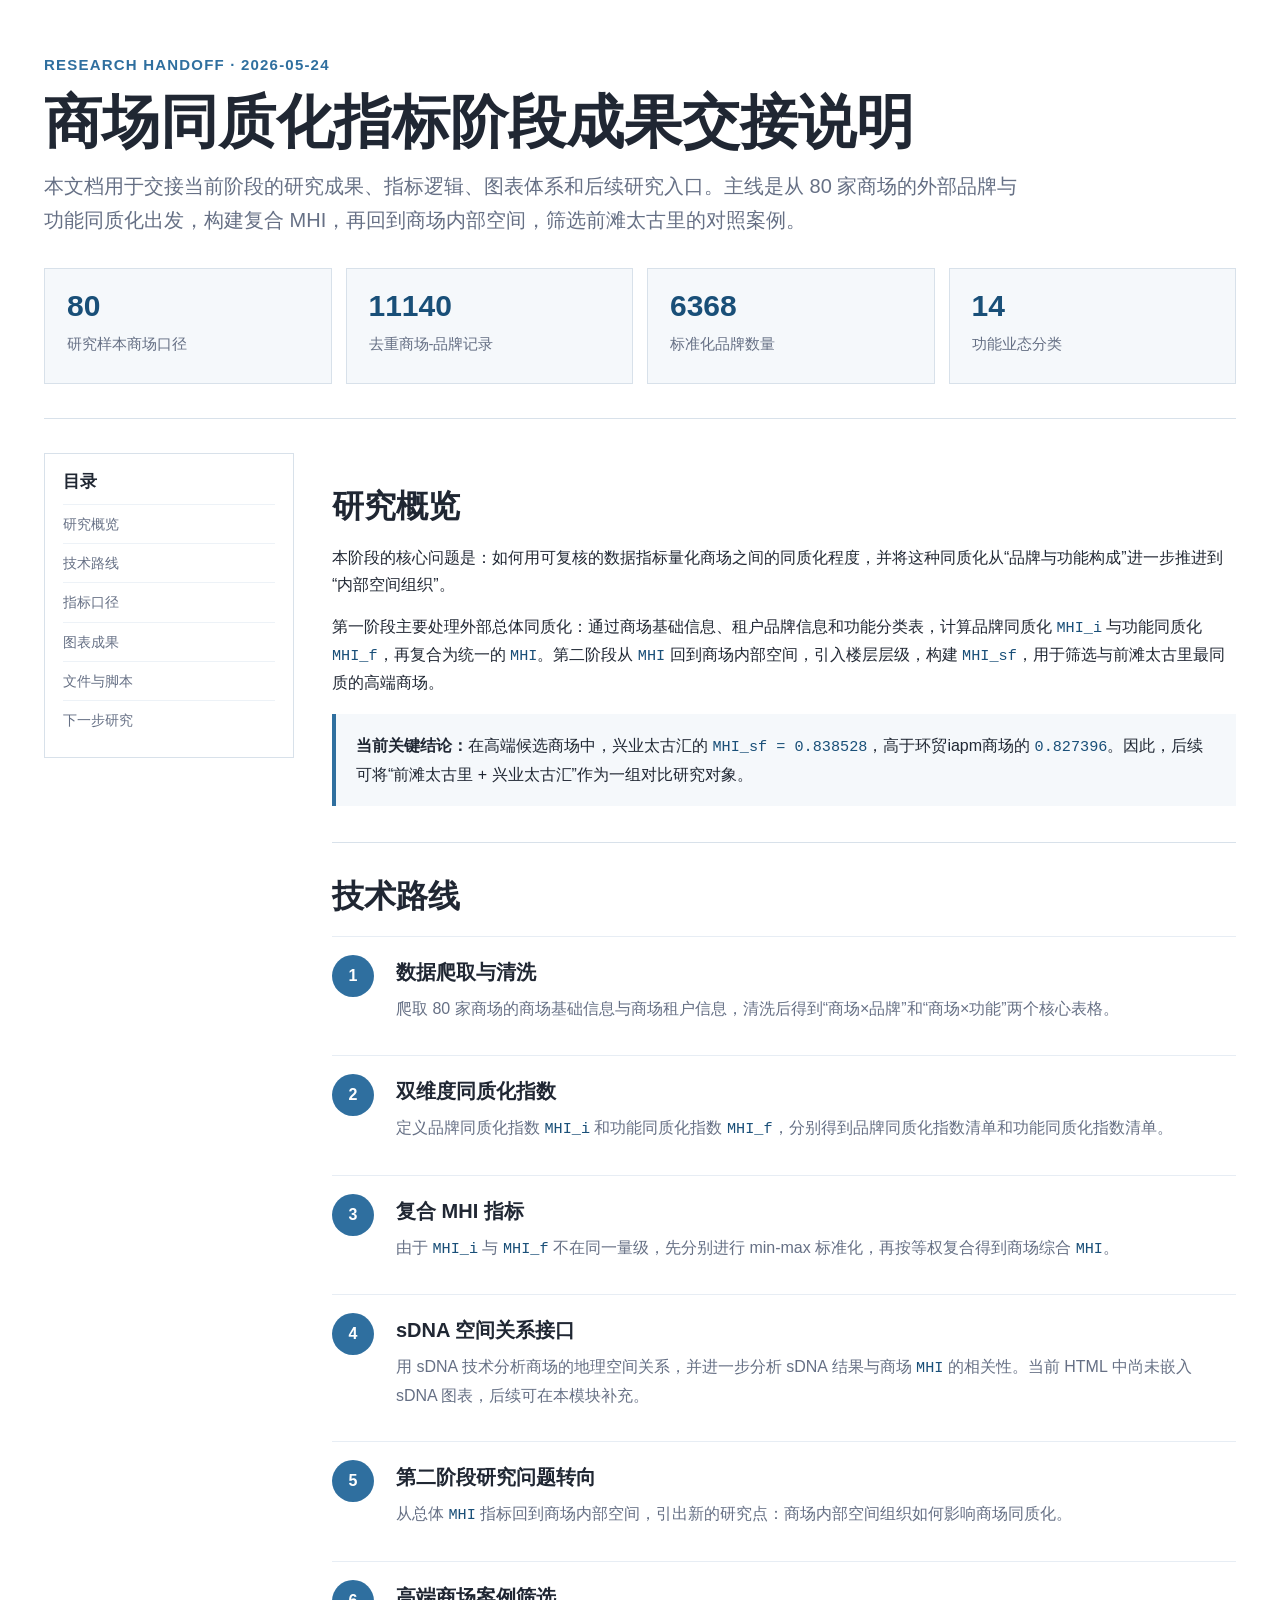
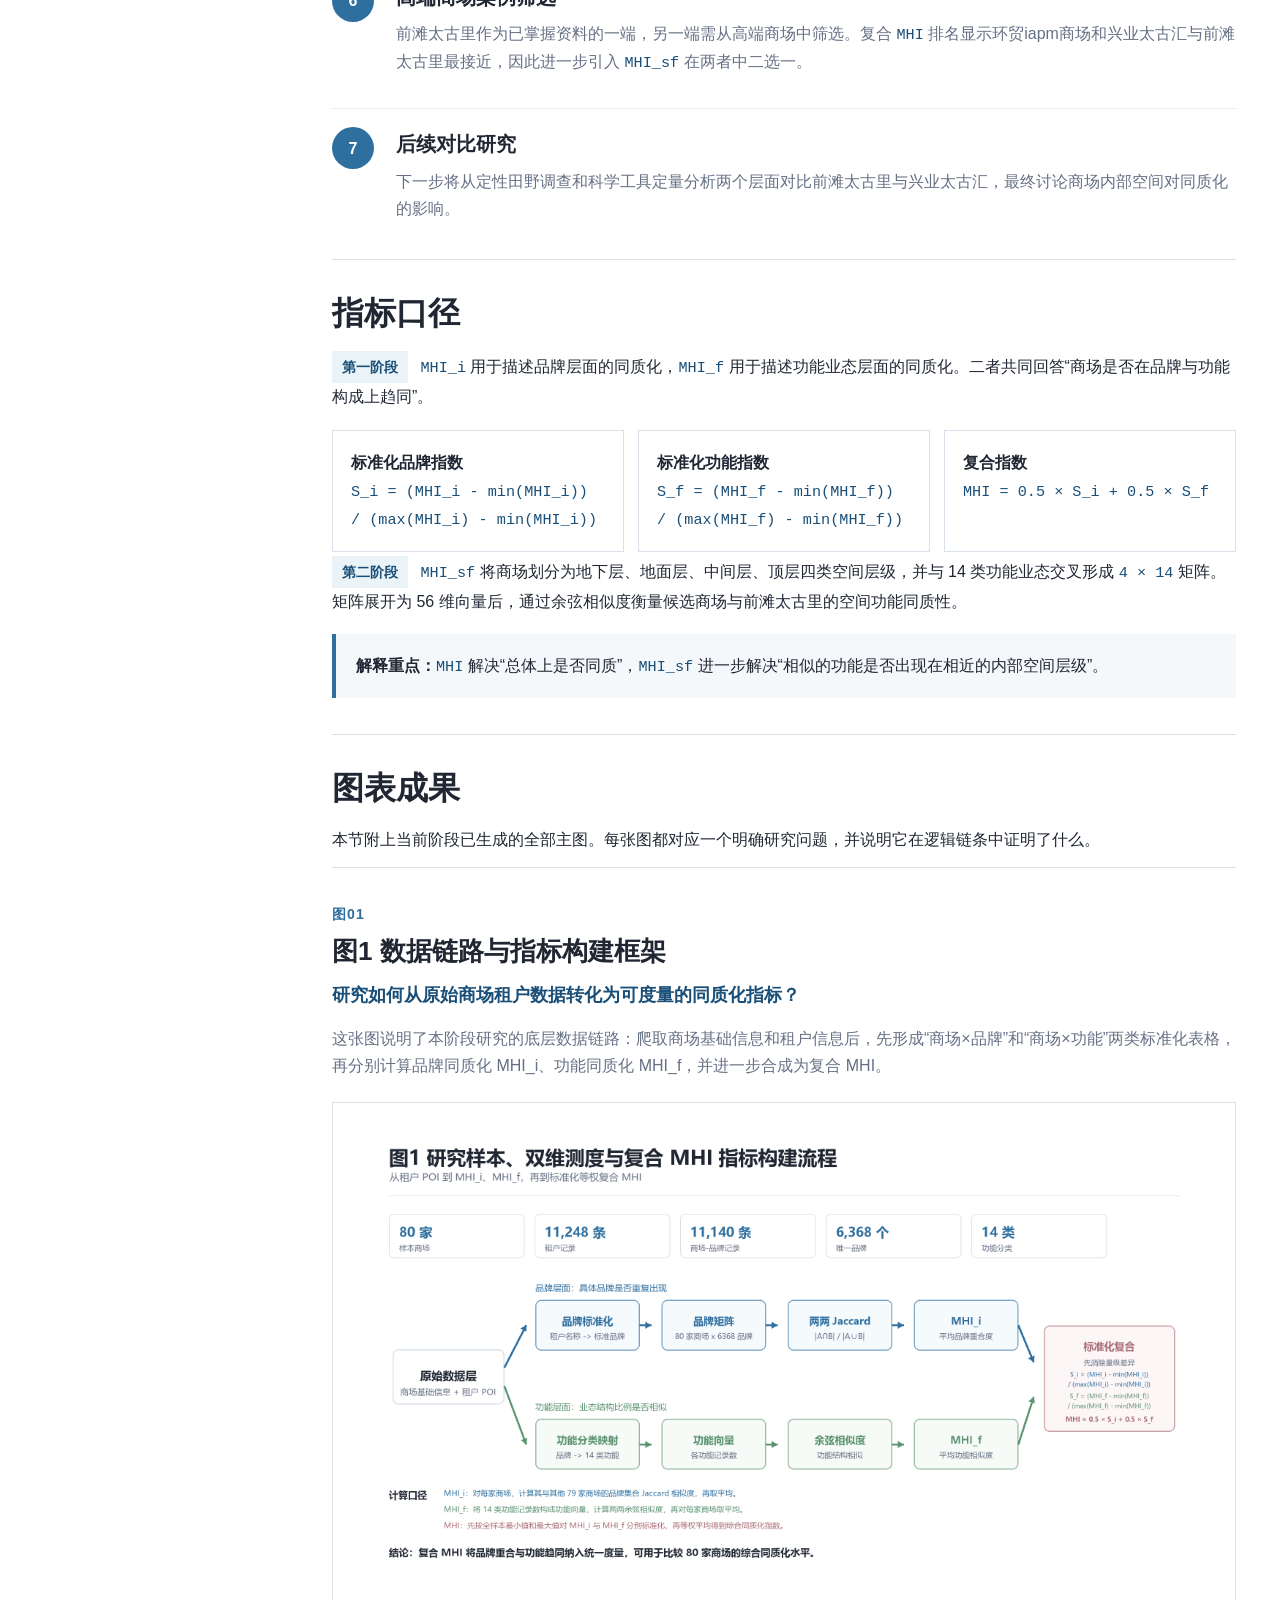
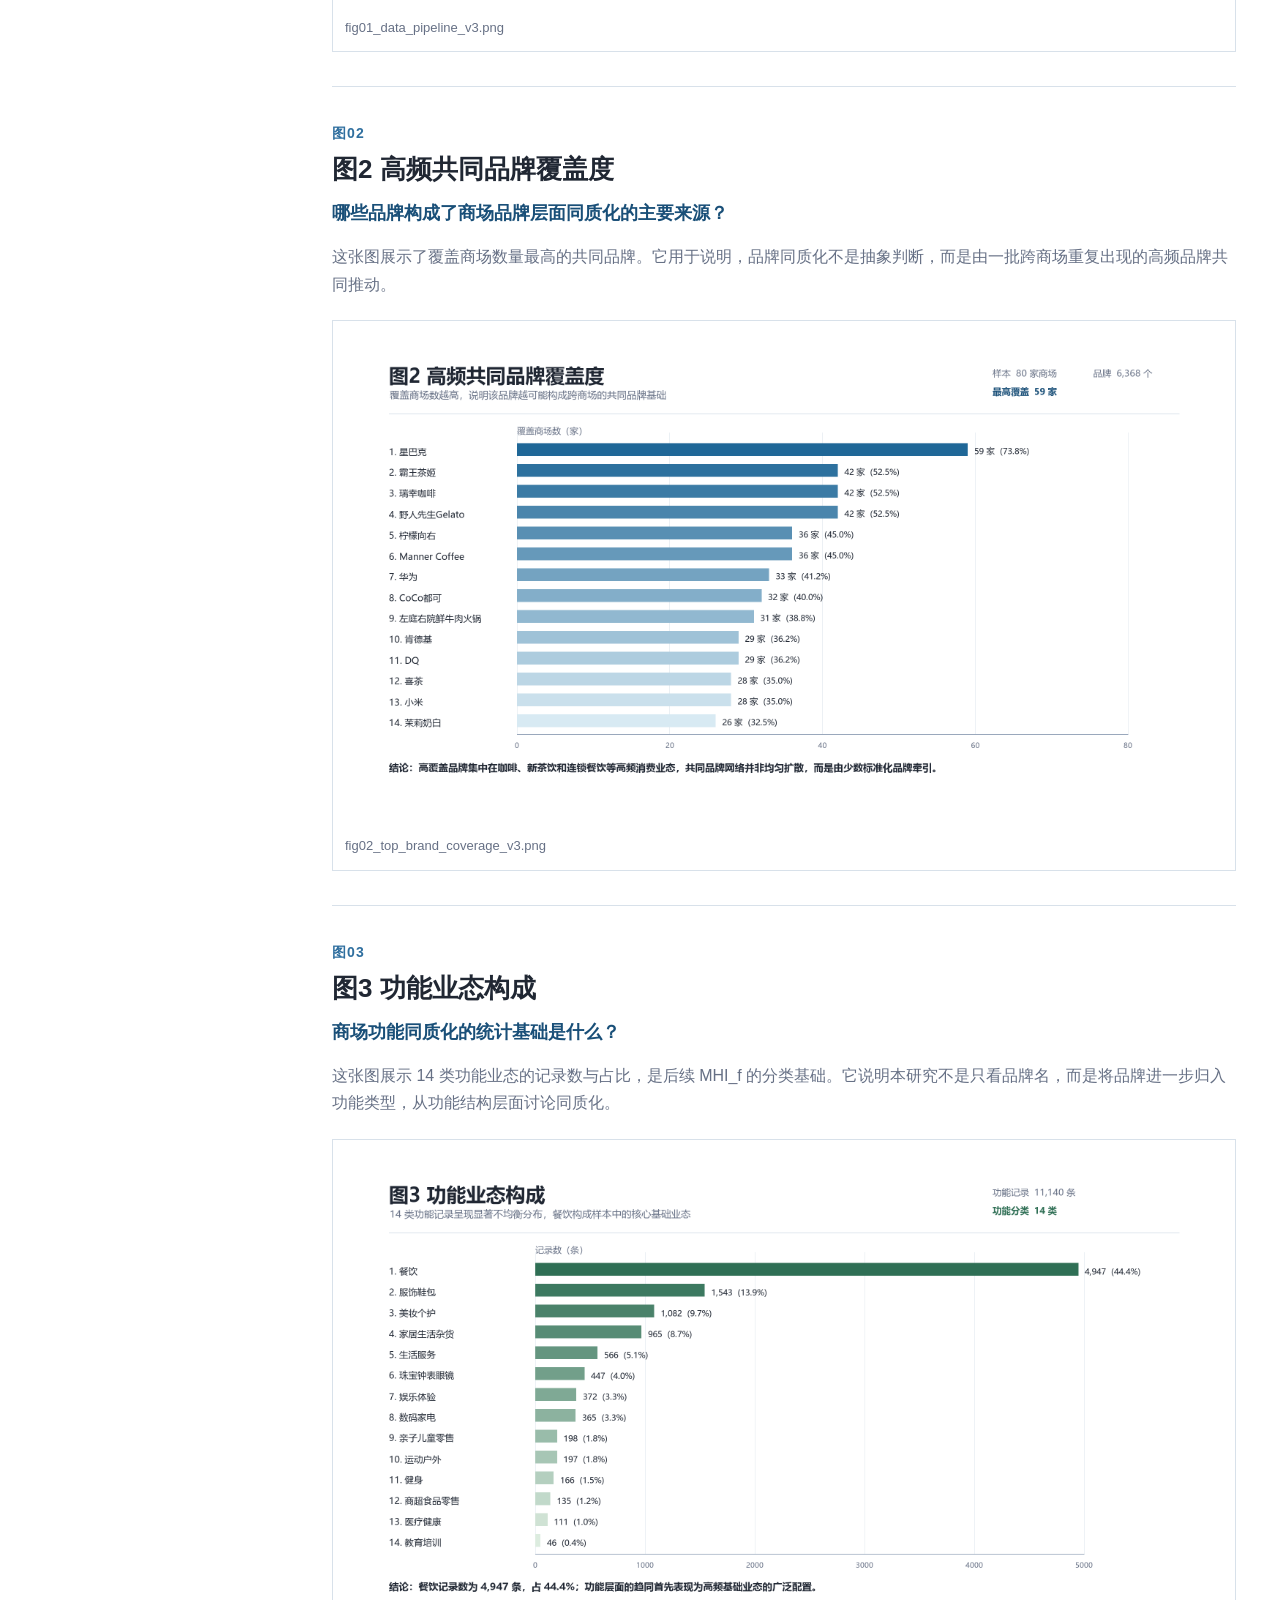
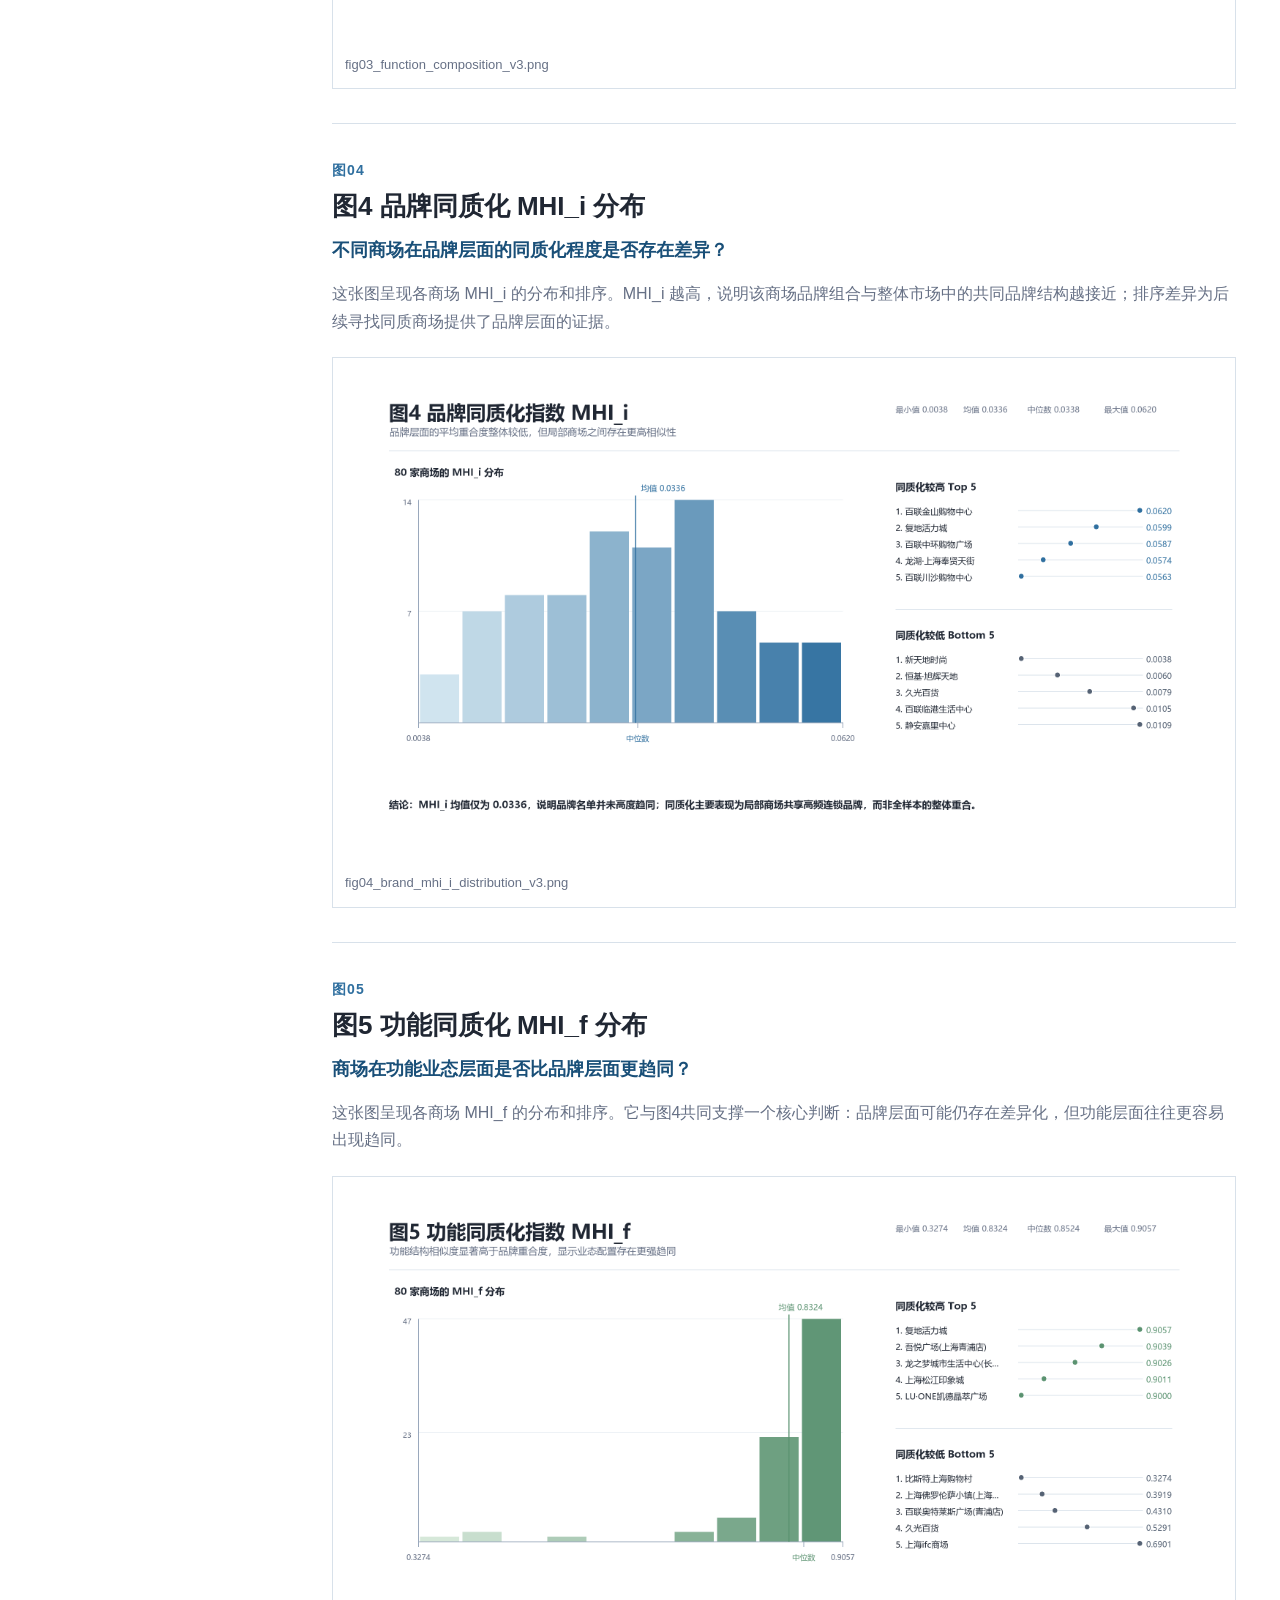
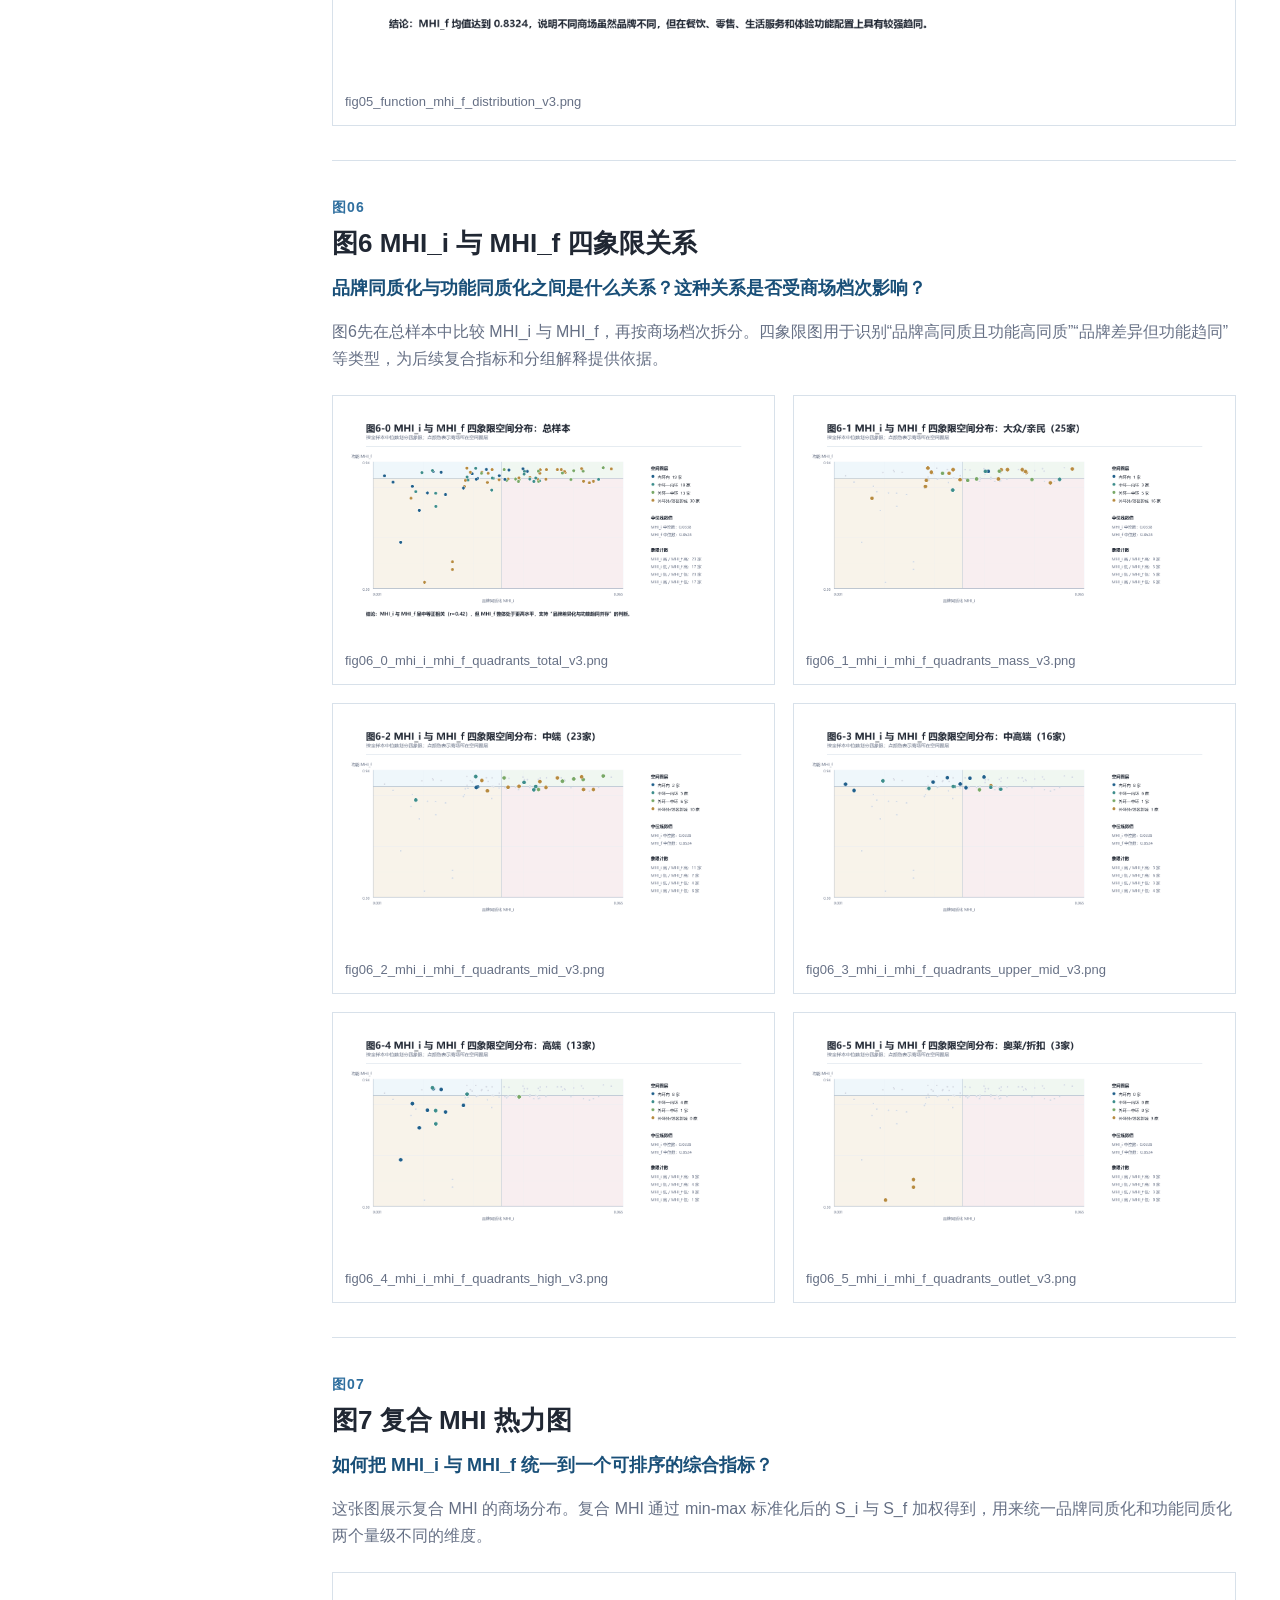
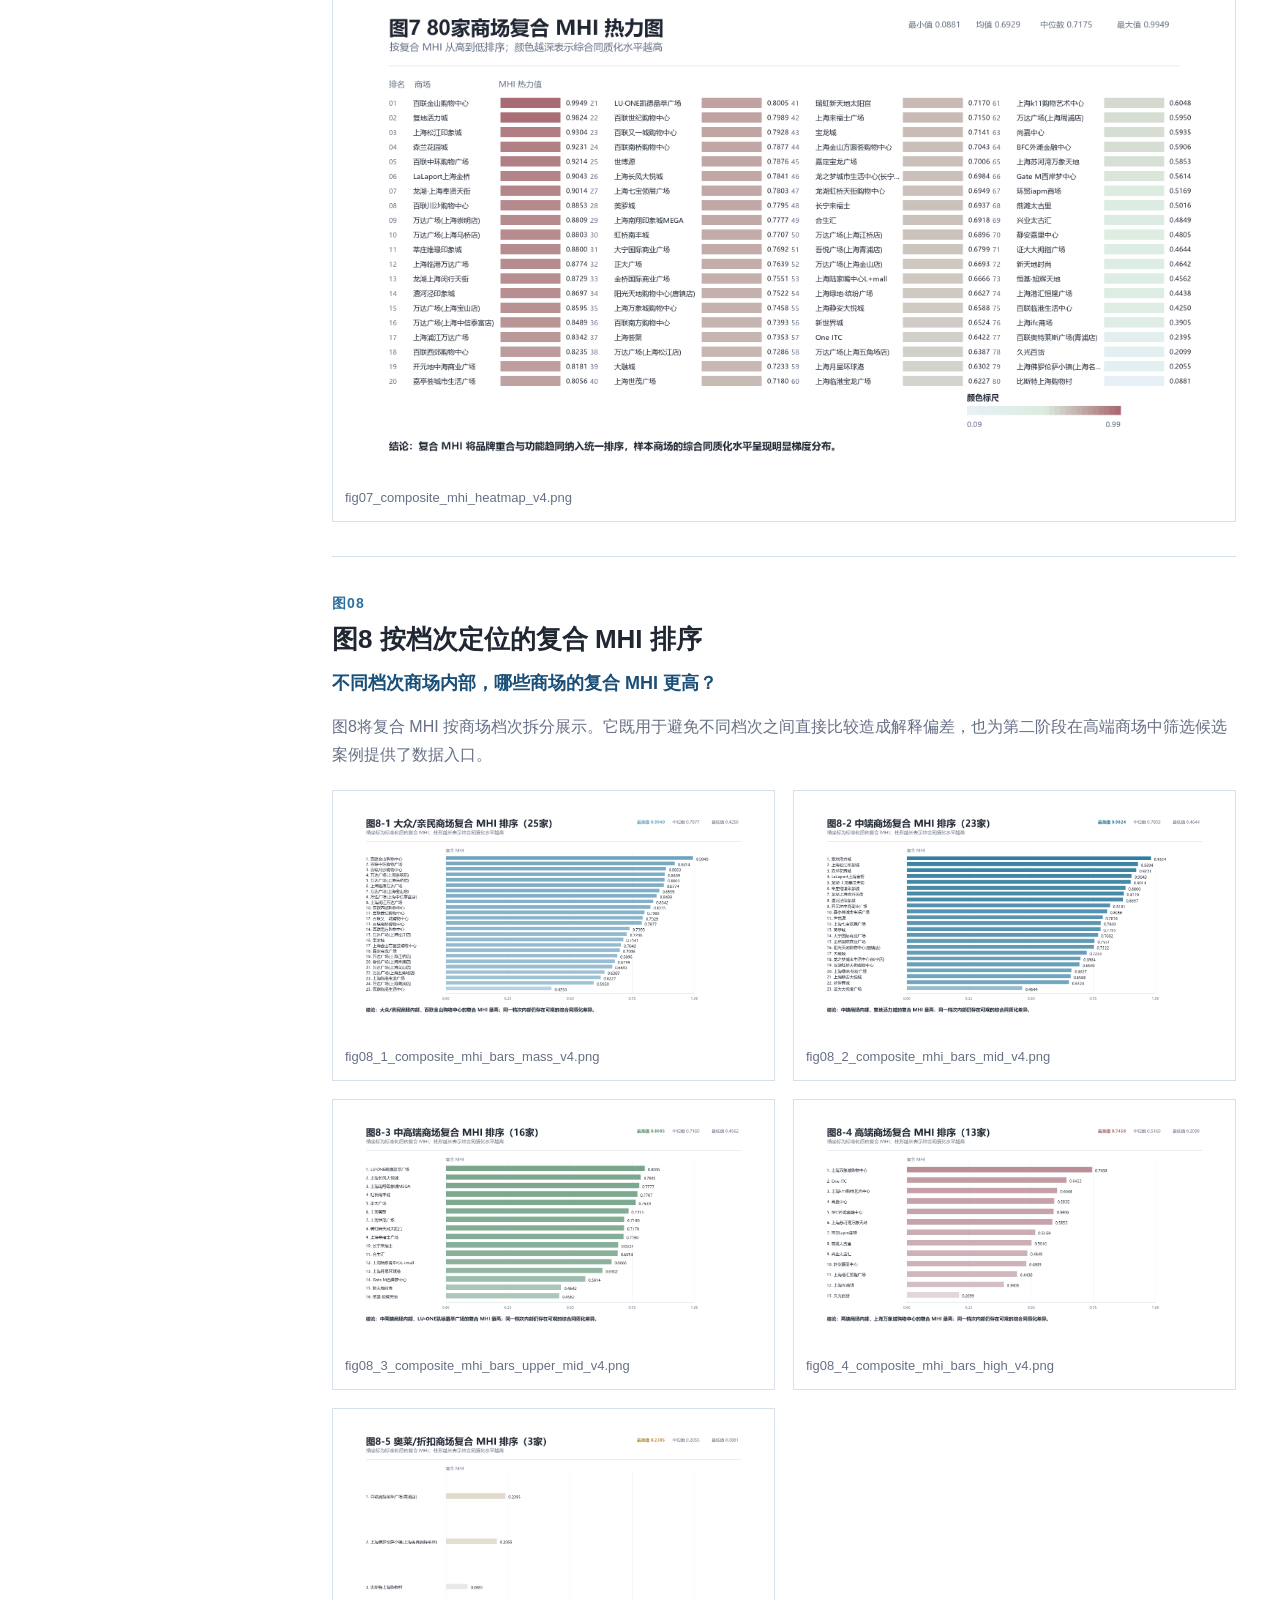
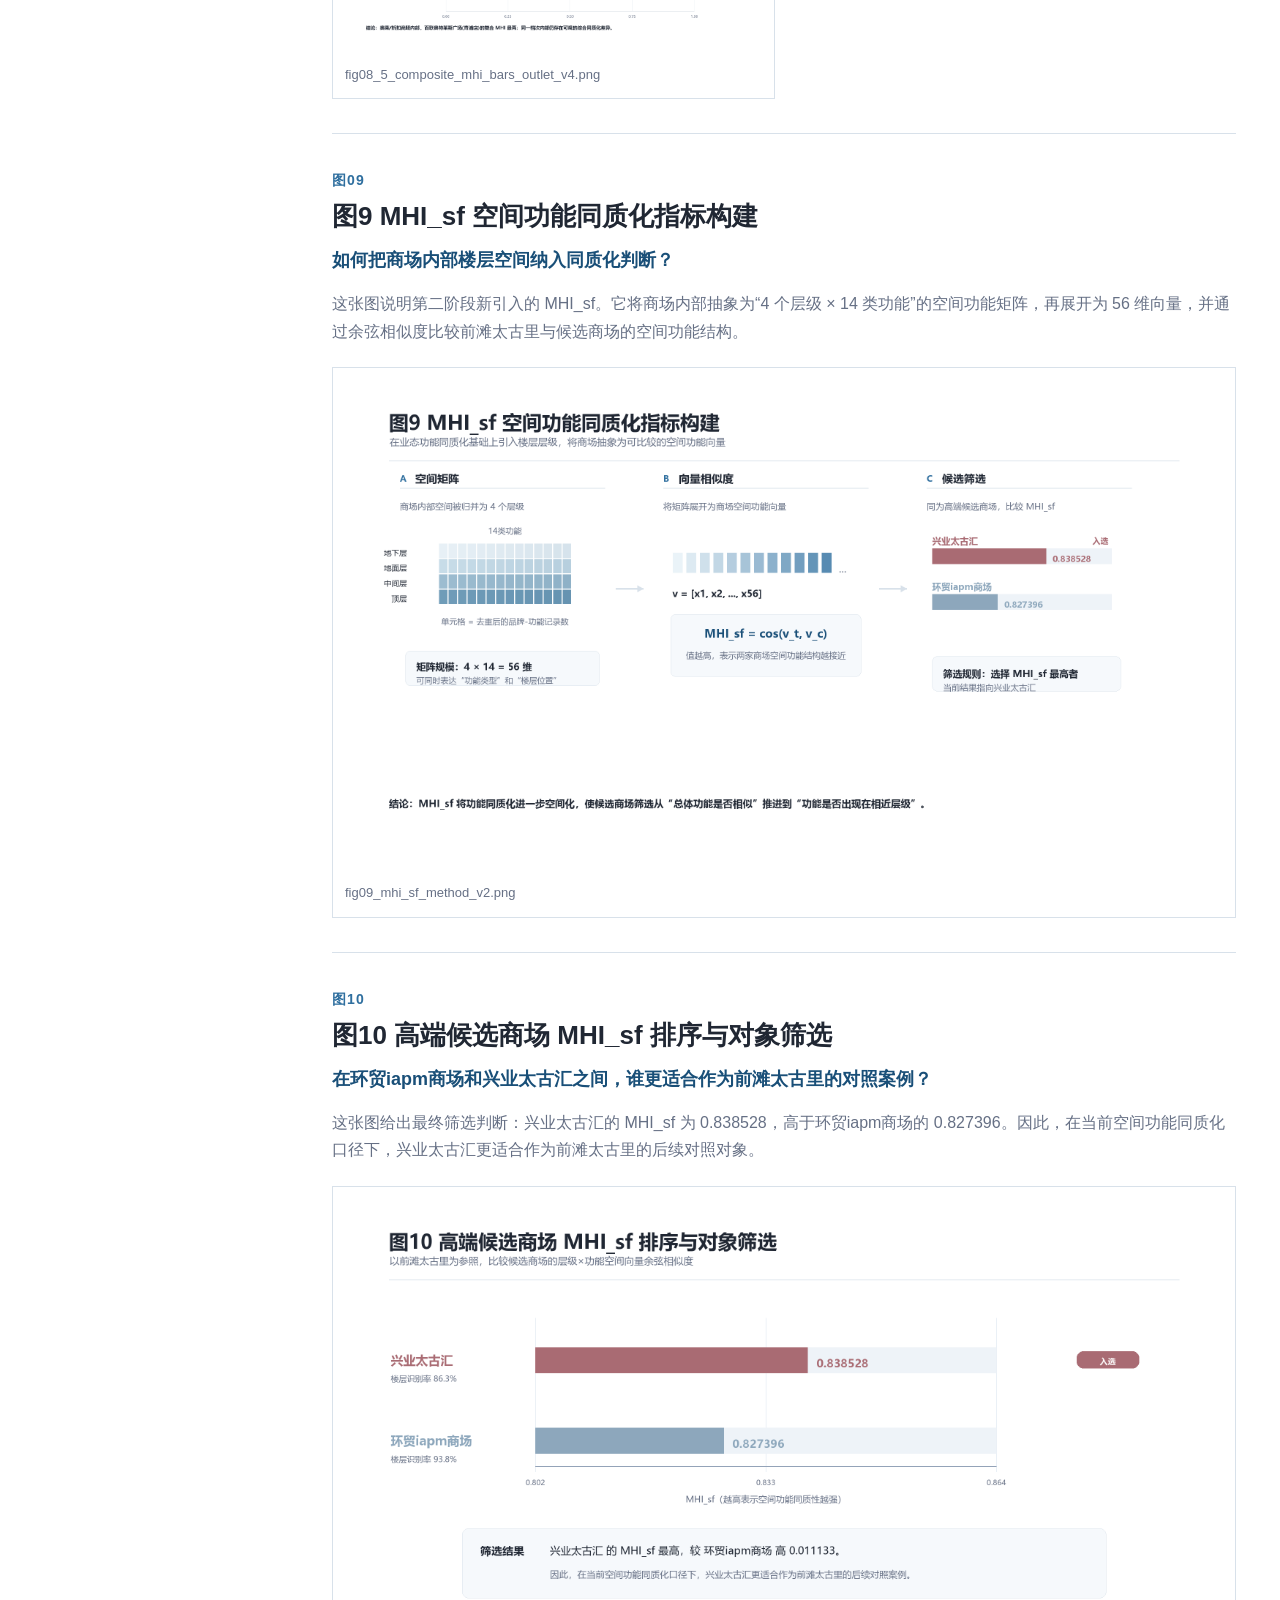
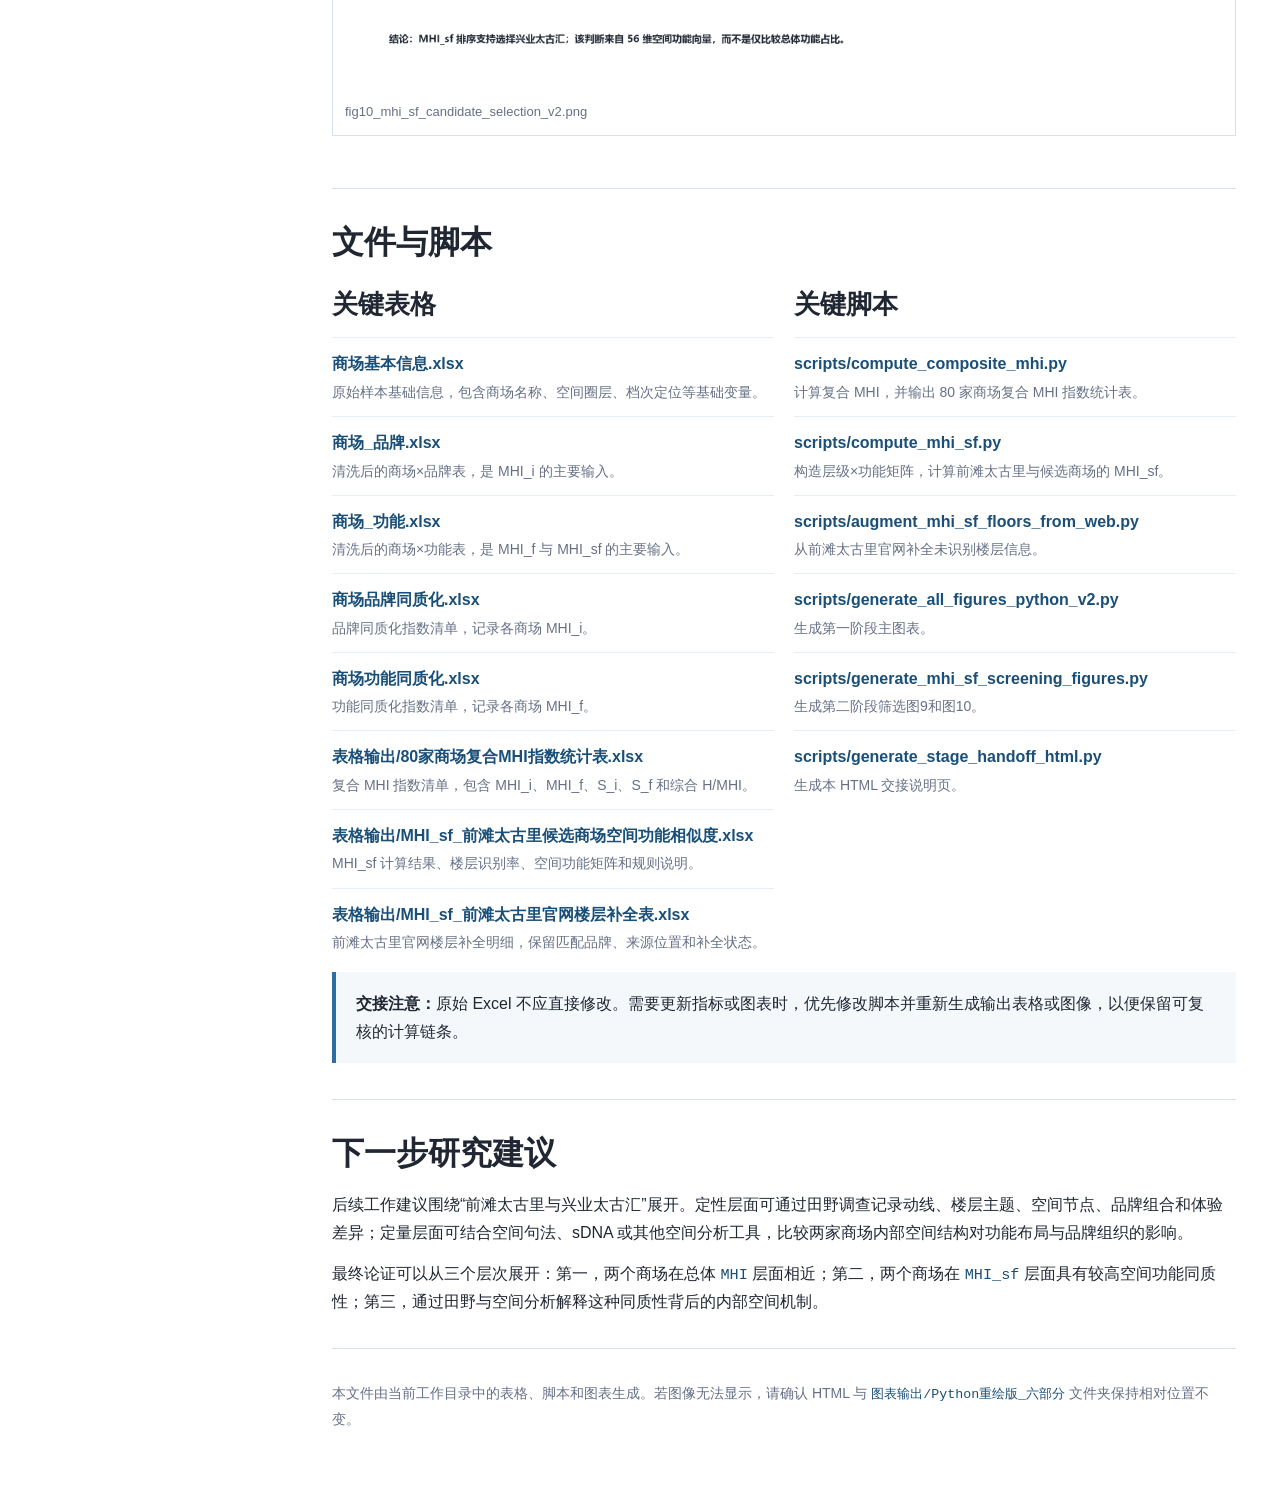
<file: phase1.html>
<!doctype html>
<html lang="zh-CN">
<head>
  <meta charset="utf-8">
  <meta name="viewport" content="width=device-width, initial-scale=1">
  <title>商场同质化指标阶段成果交接说明</title>
  <style>
    :root {
      --ink: #202733;
      --muted: #667085;
      --line: #d8e1ea;
      --soft: #f5f8fb;
      --blue: #2f6f9f;
      --blue-dark: #194f78;
      --rose: #a96b73;
      --amber: #b78a3e;
      --green: #5a9270;
      --page: #ffffff;
    }
    * { box-sizing: border-box; }
    html { scroll-behavior: smooth; }
    body {
      margin: 0;
      background: var(--page);
      color: var(--ink);
      font-family: "Microsoft YaHei", "PingFang SC", "Noto Sans CJK SC", Arial, sans-serif;
      line-height: 1.72;
      letter-spacing: 0;
    }
    a { color: var(--blue-dark); text-decoration: none; }
    a:hover { text-decoration: underline; }
    .page {
      max-width: 1280px;
      margin: 0 auto;
      padding: 52px 44px 88px;
    }
    header {
      border-bottom: 1px solid var(--line);
      padding-bottom: 34px;
      margin-bottom: 34px;
    }
    .eyebrow {
      color: var(--blue);
      font-weight: 700;
      font-size: 15px;
      letter-spacing: .08em;
    }
    h1 {
      margin: 12px 0 14px;
      font-size: clamp(34px, 5vw, 58px);
      line-height: 1.12;
      letter-spacing: 0;
    }
    .lead {
      max-width: 980px;
      color: var(--muted);
      font-size: 20px;
      margin: 0;
    }
    .meta-row {
      display: grid;
      grid-template-columns: repeat(4, minmax(0, 1fr));
      gap: 14px;
      margin-top: 30px;
    }
    .metric {
      border: 1px solid var(--line);
      background: var(--soft);
      padding: 20px 22px;
      min-height: 116px;
    }
    .metric strong {
      display: block;
      font-size: 30px;
      line-height: 1.1;
      color: var(--blue-dark);
      margin-bottom: 8px;
      font-variant-numeric: tabular-nums;
    }
    .metric span { color: var(--muted); font-size: 15px; }
    .layout {
      display: grid;
      grid-template-columns: 250px minmax(0, 1fr);
      gap: 38px;
      align-items: start;
    }
    nav {
      position: sticky;
      top: 18px;
      border: 1px solid var(--line);
      background: #fff;
      padding: 18px;
    }
    nav h2 {
      font-size: 17px;
      margin: 0 0 12px;
    }
    nav a {
      display: block;
      color: var(--muted);
      font-size: 14px;
      padding: 7px 0;
      border-top: 1px solid #edf2f7;
    }
    main section.major {
      padding: 34px 0 18px;
      border-bottom: 1px solid var(--line);
    }
    h2 {
      font-size: 32px;
      line-height: 1.22;
      margin: 0 0 18px;
    }
    h3 {
      font-size: 26px;
      margin: 8px 0 10px;
      line-height: 1.28;
    }
    p { margin: 0 0 14px; }
    .note {
      border-left: 4px solid var(--blue);
      background: var(--soft);
      padding: 18px 20px;
      color: var(--ink);
      margin: 18px 0;
    }
    .route {
      display: grid;
      gap: 14px;
      counter-reset: route;
      margin-top: 20px;
    }
    .route-item {
      display: grid;
      grid-template-columns: 46px 1fr;
      gap: 18px;
      padding: 18px 0;
      border-top: 1px solid #e7edf4;
    }
    .route-item::before {
      counter-increment: route;
      content: counter(route);
      width: 42px;
      height: 42px;
      border-radius: 50%;
      display: grid;
      place-items: center;
      color: white;
      background: var(--blue);
      font-weight: 700;
    }
    .route-item h4 {
      margin: 0 0 6px;
      font-size: 20px;
    }
    .route-item p { color: var(--muted); margin: 0; }
    .formula {
      display: grid;
      grid-template-columns: repeat(3, minmax(0, 1fr));
      gap: 14px;
      margin: 20px 0 4px;
    }
    .formula div {
      border: 1px solid var(--line);
      padding: 18px;
      background: #fff;
    }
    code {
      font-family: Consolas, "SFMono-Regular", monospace;
      font-size: .95em;
      color: var(--blue-dark);
    }
    .figure-section {
      padding: 34px 0;
      border-top: 1px solid var(--line);
    }
    .section-kicker {
      color: var(--blue);
      font-size: 14px;
      font-weight: 700;
      letter-spacing: .08em;
      text-transform: uppercase;
    }
    .question {
      color: var(--blue-dark);
      font-weight: 700;
      font-size: 18px;
      margin-top: 12px;
    }
    .claim {
      color: var(--muted);
      max-width: 980px;
      margin-bottom: 22px;
    }
    .figure-single,
    .figure-grid {
      display: grid;
      gap: 18px;
    }
    .figure-grid {
      grid-template-columns: repeat(2, minmax(0, 1fr));
    }
    .chart-card {
      margin: 0;
      border: 1px solid var(--line);
      background: #fff;
      padding: 12px;
    }
    .chart-card img {
      display: block;
      width: 100%;
      height: auto;
      aspect-ratio: 16 / 9;
      object-fit: contain;
      background: #fff;
    }
    figcaption {
      margin-top: 8px;
      color: var(--muted);
      font-size: 13px;
      font-variant-numeric: tabular-nums;
      overflow-wrap: anywhere;
    }
    .two-col {
      display: grid;
      grid-template-columns: repeat(2, minmax(0, 1fr));
      gap: 20px;
    }
    .plain-list {
      list-style: none;
      padding: 0;
      margin: 16px 0 0;
      display: grid;
      gap: 12px;
    }
    .plain-list li {
      border-top: 1px solid #e7edf4;
      padding-top: 12px;
    }
    .plain-list a {
      display: block;
      font-weight: 700;
      overflow-wrap: anywhere;
    }
    .plain-list span {
      display: block;
      color: var(--muted);
      font-size: 14px;
      margin-top: 2px;
    }
    .stage-tag {
      display: inline-block;
      padding: 4px 10px;
      background: #eaf3f8;
      color: var(--blue-dark);
      font-weight: 700;
      font-size: 14px;
      margin-right: 8px;
    }
    footer {
      color: var(--muted);
      font-size: 14px;
      padding-top: 32px;
    }
    @media (max-width: 920px) {
      .page { padding: 32px 18px 60px; }
      .layout { display: block; }
      nav { position: static; margin-bottom: 26px; }
      .meta-row, .formula, .two-col, .figure-grid {
        grid-template-columns: 1fr;
      }
      h1 { font-size: 36px; }
    }
    @media print {
      nav { display: none; }
      .layout { display: block; }
      .page { max-width: none; padding: 24px; }
      .figure-section { break-inside: avoid; }
      a { color: inherit; }
    }
  </style>
</head>
<body>
  <div class="page">
    <header>
      <div class="eyebrow">RESEARCH HANDOFF · 2026-05-24</div>
      <h1>商场同质化指标阶段成果交接说明</h1>
      <p class="lead">本文档用于交接当前阶段的研究成果、指标逻辑、图表体系和后续研究入口。主线是从 80 家商场的外部品牌与功能同质化出发，构建复合 MHI，再回到商场内部空间，筛选前滩太古里的对照案例。</p>
      <div class="meta-row" aria-label="关键数据口径">
        <div class="metric"><strong>80</strong><span>研究样本商场口径</span></div>
        <div class="metric"><strong>11140</strong><span>去重商场-品牌记录</span></div>
        <div class="metric"><strong>6368</strong><span>标准化品牌数量</span></div>
        <div class="metric"><strong>14</strong><span>功能业态分类</span></div>
      </div>
    </header>

    <div class="layout">
      <nav aria-label="页面导航">
        <h2>目录</h2>
        <a href="#overview">研究概览</a>
        <a href="#route">技术路线</a>
        <a href="#indices">指标口径</a>
        <a href="#figures">图表成果</a>
        <a href="#handoff">文件与脚本</a>
        <a href="#next">下一步研究</a>
      </nav>

      <main>
        <section class="major" id="overview">
          <h2>研究概览</h2>
          <p>本阶段的核心问题是：如何用可复核的数据指标量化商场之间的同质化程度，并将这种同质化从“品牌与功能构成”进一步推进到“内部空间组织”。</p>
          <p>第一阶段主要处理外部总体同质化：通过商场基础信息、租户品牌信息和功能分类表，计算品牌同质化 <code>MHI_i</code> 与功能同质化 <code>MHI_f</code>，再复合为统一的 <code>MHI</code>。第二阶段从 <code>MHI</code> 回到商场内部空间，引入楼层层级，构建 <code>MHI_sf</code>，用于筛选与前滩太古里最同质的高端商场。</p>
          <div class="note"><strong>当前关键结论：</strong>在高端候选商场中，兴业太古汇的 <code>MHI_sf = 0.838528</code>，高于环贸iapm商场的 <code>0.827396</code>。因此，后续可将“前滩太古里 + 兴业太古汇”作为一组对比研究对象。</div>
        </section>

        <section class="major" id="route">
          <h2>技术路线</h2>
          <div class="route">
            <div class="route-item"><div><h4>数据爬取与清洗</h4><p>爬取 80 家商场的商场基础信息与商场租户信息，清洗后得到“商场×品牌”和“商场×功能”两个核心表格。</p></div></div>
            <div class="route-item"><div><h4>双维度同质化指数</h4><p>定义品牌同质化指数 <code>MHI_i</code> 和功能同质化指数 <code>MHI_f</code>，分别得到品牌同质化指数清单和功能同质化指数清单。</p></div></div>
            <div class="route-item"><div><h4>复合 MHI 指标</h4><p>由于 <code>MHI_i</code> 与 <code>MHI_f</code> 不在同一量级，先分别进行 min-max 标准化，再按等权复合得到商场综合 <code>MHI</code>。</p></div></div>
            <div class="route-item"><div><h4>sDNA 空间关系接口</h4><p>用 sDNA 技术分析商场的地理空间关系，并进一步分析 sDNA 结果与商场 <code>MHI</code> 的相关性。当前 HTML 中尚未嵌入 sDNA 图表，后续可在本模块补充。</p></div></div>
            <div class="route-item"><div><h4>第二阶段研究问题转向</h4><p>从总体 <code>MHI</code> 指标回到商场内部空间，引出新的研究点：商场内部空间组织如何影响商场同质化。</p></div></div>
            <div class="route-item"><div><h4>高端商场案例筛选</h4><p>前滩太古里作为已掌握资料的一端，另一端需从高端商场中筛选。复合 <code>MHI</code> 排名显示环贸iapm商场和兴业太古汇与前滩太古里最接近，因此进一步引入 <code>MHI_sf</code> 在两者中二选一。</p></div></div>
            <div class="route-item"><div><h4>后续对比研究</h4><p>下一步将从定性田野调查和科学工具定量分析两个层面对比前滩太古里与兴业太古汇，最终讨论商场内部空间对同质化的影响。</p></div></div>
          </div>
        </section>

        <section class="major" id="indices">
          <h2>指标口径</h2>
          <p><span class="stage-tag">第一阶段</span> <code>MHI_i</code> 用于描述品牌层面的同质化，<code>MHI_f</code> 用于描述功能业态层面的同质化。二者共同回答“商场是否在品牌与功能构成上趋同”。</p>
          <div class="formula">
            <div><strong>标准化品牌指数</strong><br><code>S_i = (MHI_i - min(MHI_i)) / (max(MHI_i) - min(MHI_i))</code></div>
            <div><strong>标准化功能指数</strong><br><code>S_f = (MHI_f - min(MHI_f)) / (max(MHI_f) - min(MHI_f))</code></div>
            <div><strong>复合指数</strong><br><code>MHI = 0.5 × S_i + 0.5 × S_f</code></div>
          </div>
          <p><span class="stage-tag">第二阶段</span> <code>MHI_sf</code> 将商场划分为地下层、地面层、中间层、顶层四类空间层级，并与 14 类功能业态交叉形成 <code>4 × 14</code> 矩阵。矩阵展开为 56 维向量后，通过余弦相似度衡量候选商场与前滩太古里的空间功能同质性。</p>
          <div class="note"><strong>解释重点：</strong><code>MHI</code> 解决“总体上是否同质”，<code>MHI_sf</code> 进一步解决“相似的功能是否出现在相近的内部空间层级”。</div>
        </section>

        <section class="major" id="figures">
          <h2>图表成果</h2>
          <p>本节附上当前阶段已生成的全部主图。每张图都对应一个明确研究问题，并说明它在逻辑链条中证明了什么。</p>
          
    <section class="figure-section" id="fig-01">
      <div class="section-kicker">图01</div>
      <h3>图1 数据链路与指标构建框架</h3>
      <p class="question">研究如何从原始商场租户数据转化为可度量的同质化指标？</p>
      <p class="claim">这张图说明了本阶段研究的底层数据链路：爬取商场基础信息和租户信息后，先形成“商场×品牌”和“商场×功能”两类标准化表格，再分别计算品牌同质化 MHI_i、功能同质化 MHI_f，并进一步合成为复合 MHI。</p>
      <div class="figure-single">
        
            <figure class="chart-card">
              <a href="图表输出/Python重绘版_六部分/fig01_data_pipeline_v3.png" target="_blank" rel="noopener">
                <img src="assets/phase1/fig01_data_pipeline_v3.png" alt="图1 数据链路与指标构建框架：fig01_data_pipeline_v3.png" loading="lazy">
              </a>
              <figcaption>fig01_data_pipeline_v3.png</figcaption>
            </figure>
            
      </div>
    </section>
    
    <section class="figure-section" id="fig-02">
      <div class="section-kicker">图02</div>
      <h3>图2 高频共同品牌覆盖度</h3>
      <p class="question">哪些品牌构成了商场品牌层面同质化的主要来源？</p>
      <p class="claim">这张图展示了覆盖商场数量最高的共同品牌。它用于说明，品牌同质化不是抽象判断，而是由一批跨商场重复出现的高频品牌共同推动。</p>
      <div class="figure-single">
        
            <figure class="chart-card">
              <a href="图表输出/Python重绘版_六部分/fig02_top_brand_coverage_v3.png" target="_blank" rel="noopener">
                <img src="assets/phase1/fig02_top_brand_coverage_v3.png" alt="图2 高频共同品牌覆盖度：fig02_top_brand_coverage_v3.png" loading="lazy">
              </a>
              <figcaption>fig02_top_brand_coverage_v3.png</figcaption>
            </figure>
            
      </div>
    </section>
    
    <section class="figure-section" id="fig-03">
      <div class="section-kicker">图03</div>
      <h3>图3 功能业态构成</h3>
      <p class="question">商场功能同质化的统计基础是什么？</p>
      <p class="claim">这张图展示 14 类功能业态的记录数与占比，是后续 MHI_f 的分类基础。它说明本研究不是只看品牌名，而是将品牌进一步归入功能类型，从功能结构层面讨论同质化。</p>
      <div class="figure-single">
        
            <figure class="chart-card">
              <a href="图表输出/Python重绘版_六部分/fig03_function_composition_v3.png" target="_blank" rel="noopener">
                <img src="assets/phase1/fig03_function_composition_v3.png" alt="图3 功能业态构成：fig03_function_composition_v3.png" loading="lazy">
              </a>
              <figcaption>fig03_function_composition_v3.png</figcaption>
            </figure>
            
      </div>
    </section>
    
    <section class="figure-section" id="fig-04">
      <div class="section-kicker">图04</div>
      <h3>图4 品牌同质化 MHI_i 分布</h3>
      <p class="question">不同商场在品牌层面的同质化程度是否存在差异？</p>
      <p class="claim">这张图呈现各商场 MHI_i 的分布和排序。MHI_i 越高，说明该商场品牌组合与整体市场中的共同品牌结构越接近；排序差异为后续寻找同质商场提供了品牌层面的证据。</p>
      <div class="figure-single">
        
            <figure class="chart-card">
              <a href="图表输出/Python重绘版_六部分/fig04_brand_mhi_i_distribution_v3.png" target="_blank" rel="noopener">
                <img src="assets/phase1/fig04_brand_mhi_i_distribution_v3.png" alt="图4 品牌同质化 MHI_i 分布：fig04_brand_mhi_i_distribution_v3.png" loading="lazy">
              </a>
              <figcaption>fig04_brand_mhi_i_distribution_v3.png</figcaption>
            </figure>
            
      </div>
    </section>
    
    <section class="figure-section" id="fig-05">
      <div class="section-kicker">图05</div>
      <h3>图5 功能同质化 MHI_f 分布</h3>
      <p class="question">商场在功能业态层面是否比品牌层面更趋同？</p>
      <p class="claim">这张图呈现各商场 MHI_f 的分布和排序。它与图4共同支撑一个核心判断：品牌层面可能仍存在差异化，但功能层面往往更容易出现趋同。</p>
      <div class="figure-single">
        
            <figure class="chart-card">
              <a href="图表输出/Python重绘版_六部分/fig05_function_mhi_f_distribution_v3.png" target="_blank" rel="noopener">
                <img src="assets/phase1/fig05_function_mhi_f_distribution_v3.png" alt="图5 功能同质化 MHI_f 分布：fig05_function_mhi_f_distribution_v3.png" loading="lazy">
              </a>
              <figcaption>fig05_function_mhi_f_distribution_v3.png</figcaption>
            </figure>
            
      </div>
    </section>
    
    <section class="figure-section" id="fig-06">
      <div class="section-kicker">图06</div>
      <h3>图6 MHI_i 与 MHI_f 四象限关系</h3>
      <p class="question">品牌同质化与功能同质化之间是什么关系？这种关系是否受商场档次影响？</p>
      <p class="claim">图6先在总样本中比较 MHI_i 与 MHI_f，再按商场档次拆分。四象限图用于识别“品牌高同质且功能高同质”“品牌差异但功能趋同”等类型，为后续复合指标和分组解释提供依据。</p>
      <div class="figure-grid">
        
            <figure class="chart-card">
              <a href="图表输出/Python重绘版_六部分/fig06_0_mhi_i_mhi_f_quadrants_total_v3.png" target="_blank" rel="noopener">
                <img src="assets/phase1/fig06_0_mhi_i_mhi_f_quadrants_total_v3.png" alt="图6 MHI_i 与 MHI_f 四象限关系：fig06_0_mhi_i_mhi_f_quadrants_total_v3.png" loading="lazy">
              </a>
              <figcaption>fig06_0_mhi_i_mhi_f_quadrants_total_v3.png</figcaption>
            </figure>
            
            <figure class="chart-card">
              <a href="图表输出/Python重绘版_六部分/fig06_1_mhi_i_mhi_f_quadrants_mass_v3.png" target="_blank" rel="noopener">
                <img src="assets/phase1/fig06_1_mhi_i_mhi_f_quadrants_mass_v3.png" alt="图6 MHI_i 与 MHI_f 四象限关系：fig06_1_mhi_i_mhi_f_quadrants_mass_v3.png" loading="lazy">
              </a>
              <figcaption>fig06_1_mhi_i_mhi_f_quadrants_mass_v3.png</figcaption>
            </figure>
            
            <figure class="chart-card">
              <a href="图表输出/Python重绘版_六部分/fig06_2_mhi_i_mhi_f_quadrants_mid_v3.png" target="_blank" rel="noopener">
                <img src="assets/phase1/fig06_2_mhi_i_mhi_f_quadrants_mid_v3.png" alt="图6 MHI_i 与 MHI_f 四象限关系：fig06_2_mhi_i_mhi_f_quadrants_mid_v3.png" loading="lazy">
              </a>
              <figcaption>fig06_2_mhi_i_mhi_f_quadrants_mid_v3.png</figcaption>
            </figure>
            
            <figure class="chart-card">
              <a href="图表输出/Python重绘版_六部分/fig06_3_mhi_i_mhi_f_quadrants_upper_mid_v3.png" target="_blank" rel="noopener">
                <img src="assets/phase1/fig06_3_mhi_i_mhi_f_quadrants_upper_mid_v3.png" alt="图6 MHI_i 与 MHI_f 四象限关系：fig06_3_mhi_i_mhi_f_quadrants_upper_mid_v3.png" loading="lazy">
              </a>
              <figcaption>fig06_3_mhi_i_mhi_f_quadrants_upper_mid_v3.png</figcaption>
            </figure>
            
            <figure class="chart-card">
              <a href="图表输出/Python重绘版_六部分/fig06_4_mhi_i_mhi_f_quadrants_high_v3.png" target="_blank" rel="noopener">
                <img src="assets/phase1/fig06_4_mhi_i_mhi_f_quadrants_high_v3.png" alt="图6 MHI_i 与 MHI_f 四象限关系：fig06_4_mhi_i_mhi_f_quadrants_high_v3.png" loading="lazy">
              </a>
              <figcaption>fig06_4_mhi_i_mhi_f_quadrants_high_v3.png</figcaption>
            </figure>
            
            <figure class="chart-card">
              <a href="图表输出/Python重绘版_六部分/fig06_5_mhi_i_mhi_f_quadrants_outlet_v3.png" target="_blank" rel="noopener">
                <img src="assets/phase1/fig06_5_mhi_i_mhi_f_quadrants_outlet_v3.png" alt="图6 MHI_i 与 MHI_f 四象限关系：fig06_5_mhi_i_mhi_f_quadrants_outlet_v3.png" loading="lazy">
              </a>
              <figcaption>fig06_5_mhi_i_mhi_f_quadrants_outlet_v3.png</figcaption>
            </figure>
            
      </div>
    </section>
    
    <section class="figure-section" id="fig-07">
      <div class="section-kicker">图07</div>
      <h3>图7 复合 MHI 热力图</h3>
      <p class="question">如何把 MHI_i 与 MHI_f 统一到一个可排序的综合指标？</p>
      <p class="claim">这张图展示复合 MHI 的商场分布。复合 MHI 通过 min-max 标准化后的 S_i 与 S_f 加权得到，用来统一品牌同质化和功能同质化两个量级不同的维度。</p>
      <div class="figure-single">
        
            <figure class="chart-card">
              <a href="图表输出/Python重绘版_六部分/fig07_composite_mhi_heatmap_v4.png" target="_blank" rel="noopener">
                <img src="assets/phase1/fig07_composite_mhi_heatmap_v4.png" alt="图7 复合 MHI 热力图：fig07_composite_mhi_heatmap_v4.png" loading="lazy">
              </a>
              <figcaption>fig07_composite_mhi_heatmap_v4.png</figcaption>
            </figure>
            
      </div>
    </section>
    
    <section class="figure-section" id="fig-08">
      <div class="section-kicker">图08</div>
      <h3>图8 按档次定位的复合 MHI 排序</h3>
      <p class="question">不同档次商场内部，哪些商场的复合 MHI 更高？</p>
      <p class="claim">图8将复合 MHI 按商场档次拆分展示。它既用于避免不同档次之间直接比较造成解释偏差，也为第二阶段在高端商场中筛选候选案例提供了数据入口。</p>
      <div class="figure-grid">
        
            <figure class="chart-card">
              <a href="图表输出/Python重绘版_六部分/fig08_1_composite_mhi_bars_mass_v4.png" target="_blank" rel="noopener">
                <img src="assets/phase1/fig08_1_composite_mhi_bars_mass_v4.png" alt="图8 按档次定位的复合 MHI 排序：fig08_1_composite_mhi_bars_mass_v4.png" loading="lazy">
              </a>
              <figcaption>fig08_1_composite_mhi_bars_mass_v4.png</figcaption>
            </figure>
            
            <figure class="chart-card">
              <a href="图表输出/Python重绘版_六部分/fig08_2_composite_mhi_bars_mid_v4.png" target="_blank" rel="noopener">
                <img src="assets/phase1/fig08_2_composite_mhi_bars_mid_v4.png" alt="图8 按档次定位的复合 MHI 排序：fig08_2_composite_mhi_bars_mid_v4.png" loading="lazy">
              </a>
              <figcaption>fig08_2_composite_mhi_bars_mid_v4.png</figcaption>
            </figure>
            
            <figure class="chart-card">
              <a href="图表输出/Python重绘版_六部分/fig08_3_composite_mhi_bars_upper_mid_v4.png" target="_blank" rel="noopener">
                <img src="assets/phase1/fig08_3_composite_mhi_bars_upper_mid_v4.png" alt="图8 按档次定位的复合 MHI 排序：fig08_3_composite_mhi_bars_upper_mid_v4.png" loading="lazy">
              </a>
              <figcaption>fig08_3_composite_mhi_bars_upper_mid_v4.png</figcaption>
            </figure>
            
            <figure class="chart-card">
              <a href="图表输出/Python重绘版_六部分/fig08_4_composite_mhi_bars_high_v4.png" target="_blank" rel="noopener">
                <img src="assets/phase1/fig08_4_composite_mhi_bars_high_v4.png" alt="图8 按档次定位的复合 MHI 排序：fig08_4_composite_mhi_bars_high_v4.png" loading="lazy">
              </a>
              <figcaption>fig08_4_composite_mhi_bars_high_v4.png</figcaption>
            </figure>
            
            <figure class="chart-card">
              <a href="图表输出/Python重绘版_六部分/fig08_5_composite_mhi_bars_outlet_v4.png" target="_blank" rel="noopener">
                <img src="assets/phase1/fig08_5_composite_mhi_bars_outlet_v4.png" alt="图8 按档次定位的复合 MHI 排序：fig08_5_composite_mhi_bars_outlet_v4.png" loading="lazy">
              </a>
              <figcaption>fig08_5_composite_mhi_bars_outlet_v4.png</figcaption>
            </figure>
            
      </div>
    </section>
    
    <section class="figure-section" id="fig-09">
      <div class="section-kicker">图09</div>
      <h3>图9 MHI_sf 空间功能同质化指标构建</h3>
      <p class="question">如何把商场内部楼层空间纳入同质化判断？</p>
      <p class="claim">这张图说明第二阶段新引入的 MHI_sf。它将商场内部抽象为“4 个层级 × 14 类功能”的空间功能矩阵，再展开为 56 维向量，并通过余弦相似度比较前滩太古里与候选商场的空间功能结构。</p>
      <div class="figure-single">
        
            <figure class="chart-card">
              <a href="图表输出/Python重绘版_六部分/fig09_mhi_sf_method_v2.png" target="_blank" rel="noopener">
                <img src="assets/phase1/fig09_mhi_sf_method_v2.png" alt="图9 MHI_sf 空间功能同质化指标构建：fig09_mhi_sf_method_v2.png" loading="lazy">
              </a>
              <figcaption>fig09_mhi_sf_method_v2.png</figcaption>
            </figure>
            
      </div>
    </section>
    
    <section class="figure-section" id="fig-10">
      <div class="section-kicker">图10</div>
      <h3>图10 高端候选商场 MHI_sf 排序与对象筛选</h3>
      <p class="question">在环贸iapm商场和兴业太古汇之间，谁更适合作为前滩太古里的对照案例？</p>
      <p class="claim">这张图给出最终筛选判断：兴业太古汇的 MHI_sf 为 0.838528，高于环贸iapm商场的 0.827396。因此，在当前空间功能同质化口径下，兴业太古汇更适合作为前滩太古里的后续对照对象。</p>
      <div class="figure-single">
        
            <figure class="chart-card">
              <a href="图表输出/Python重绘版_六部分/fig10_mhi_sf_candidate_selection_v2.png" target="_blank" rel="noopener">
                <img src="assets/phase1/fig10_mhi_sf_candidate_selection_v2.png" alt="图10 高端候选商场 MHI_sf 排序与对象筛选：fig10_mhi_sf_candidate_selection_v2.png" loading="lazy">
              </a>
              <figcaption>fig10_mhi_sf_candidate_selection_v2.png</figcaption>
            </figure>
            
      </div>
    </section>
    
        </section>

        <section class="major" id="handoff">
          <h2>文件与脚本</h2>
          <div class="two-col">
            <div>
              <h3>关键表格</h3>
              <ul class="plain-list">
                
            <li>
              <a href="商场基本信息.xlsx" target="_blank" rel="noopener">商场基本信息.xlsx</a>
              <span>原始样本基础信息，包含商场名称、空间圈层、档次定位等基础变量。</span>
            </li>
            

            <li>
              <a href="商场_品牌.xlsx" target="_blank" rel="noopener">商场_品牌.xlsx</a>
              <span>清洗后的商场×品牌表，是 MHI_i 的主要输入。</span>
            </li>
            

            <li>
              <a href="商场_功能.xlsx" target="_blank" rel="noopener">商场_功能.xlsx</a>
              <span>清洗后的商场×功能表，是 MHI_f 与 MHI_sf 的主要输入。</span>
            </li>
            

            <li>
              <a href="商场品牌同质化.xlsx" target="_blank" rel="noopener">商场品牌同质化.xlsx</a>
              <span>品牌同质化指数清单，记录各商场 MHI_i。</span>
            </li>
            

            <li>
              <a href="商场功能同质化.xlsx" target="_blank" rel="noopener">商场功能同质化.xlsx</a>
              <span>功能同质化指数清单，记录各商场 MHI_f。</span>
            </li>
            

            <li>
              <a href="表格输出/80家商场复合MHI指数统计表.xlsx" target="_blank" rel="noopener">表格输出/80家商场复合MHI指数统计表.xlsx</a>
              <span>复合 MHI 指数清单，包含 MHI_i、MHI_f、S_i、S_f 和综合 H/MHI。</span>
            </li>
            

            <li>
              <a href="表格输出/MHI_sf_前滩太古里候选商场空间功能相似度.xlsx" target="_blank" rel="noopener">表格输出/MHI_sf_前滩太古里候选商场空间功能相似度.xlsx</a>
              <span>MHI_sf 计算结果、楼层识别率、空间功能矩阵和规则说明。</span>
            </li>
            

            <li>
              <a href="表格输出/MHI_sf_前滩太古里官网楼层补全表.xlsx" target="_blank" rel="noopener">表格输出/MHI_sf_前滩太古里官网楼层补全表.xlsx</a>
              <span>前滩太古里官网楼层补全明细，保留匹配品牌、来源位置和补全状态。</span>
            </li>
            
              </ul>
            </div>
            <div>
              <h3>关键脚本</h3>
              <ul class="plain-list">
                
            <li>
              <a href="scripts/compute_composite_mhi.py" target="_blank" rel="noopener">scripts/compute_composite_mhi.py</a>
              <span>计算复合 MHI，并输出 80 家商场复合 MHI 指数统计表。</span>
            </li>
            

            <li>
              <a href="scripts/compute_mhi_sf.py" target="_blank" rel="noopener">scripts/compute_mhi_sf.py</a>
              <span>构造层级×功能矩阵，计算前滩太古里与候选商场的 MHI_sf。</span>
            </li>
            

            <li>
              <a href="scripts/augment_mhi_sf_floors_from_web.py" target="_blank" rel="noopener">scripts/augment_mhi_sf_floors_from_web.py</a>
              <span>从前滩太古里官网补全未识别楼层信息。</span>
            </li>
            

            <li>
              <a href="scripts/generate_all_figures_python_v2.py" target="_blank" rel="noopener">scripts/generate_all_figures_python_v2.py</a>
              <span>生成第一阶段主图表。</span>
            </li>
            

            <li>
              <a href="scripts/generate_mhi_sf_screening_figures.py" target="_blank" rel="noopener">scripts/generate_mhi_sf_screening_figures.py</a>
              <span>生成第二阶段筛选图9和图10。</span>
            </li>
            

            <li>
              <a href="scripts/generate_stage_handoff_html.py" target="_blank" rel="noopener">scripts/generate_stage_handoff_html.py</a>
              <span>生成本 HTML 交接说明页。</span>
            </li>
            
              </ul>
            </div>
          </div>
          <div class="note"><strong>交接注意：</strong>原始 Excel 不应直接修改。需要更新指标或图表时，优先修改脚本并重新生成输出表格或图像，以便保留可复核的计算链条。</div>
        </section>

        <section class="major" id="next">
          <h2>下一步研究建议</h2>
          <p>后续工作建议围绕“前滩太古里与兴业太古汇”展开。定性层面可通过田野调查记录动线、楼层主题、空间节点、品牌组合和体验差异；定量层面可结合空间句法、sDNA 或其他空间分析工具，比较两家商场内部空间结构对功能布局与品牌组织的影响。</p>
          <p>最终论证可以从三个层次展开：第一，两个商场在总体 <code>MHI</code> 层面相近；第二，两个商场在 <code>MHI_sf</code> 层面具有较高空间功能同质性；第三，通过田野与空间分析解释这种同质性背后的内部空间机制。</p>
        </section>

        <footer>
          本文件由当前工作目录中的表格、脚本和图表生成。若图像无法显示，请确认 HTML 与 <code>图表输出/Python重绘版_六部分</code> 文件夹保持相对位置不变。
        </footer>
      </main>
    </div>
  </div>
</body>
</html>
</file>
